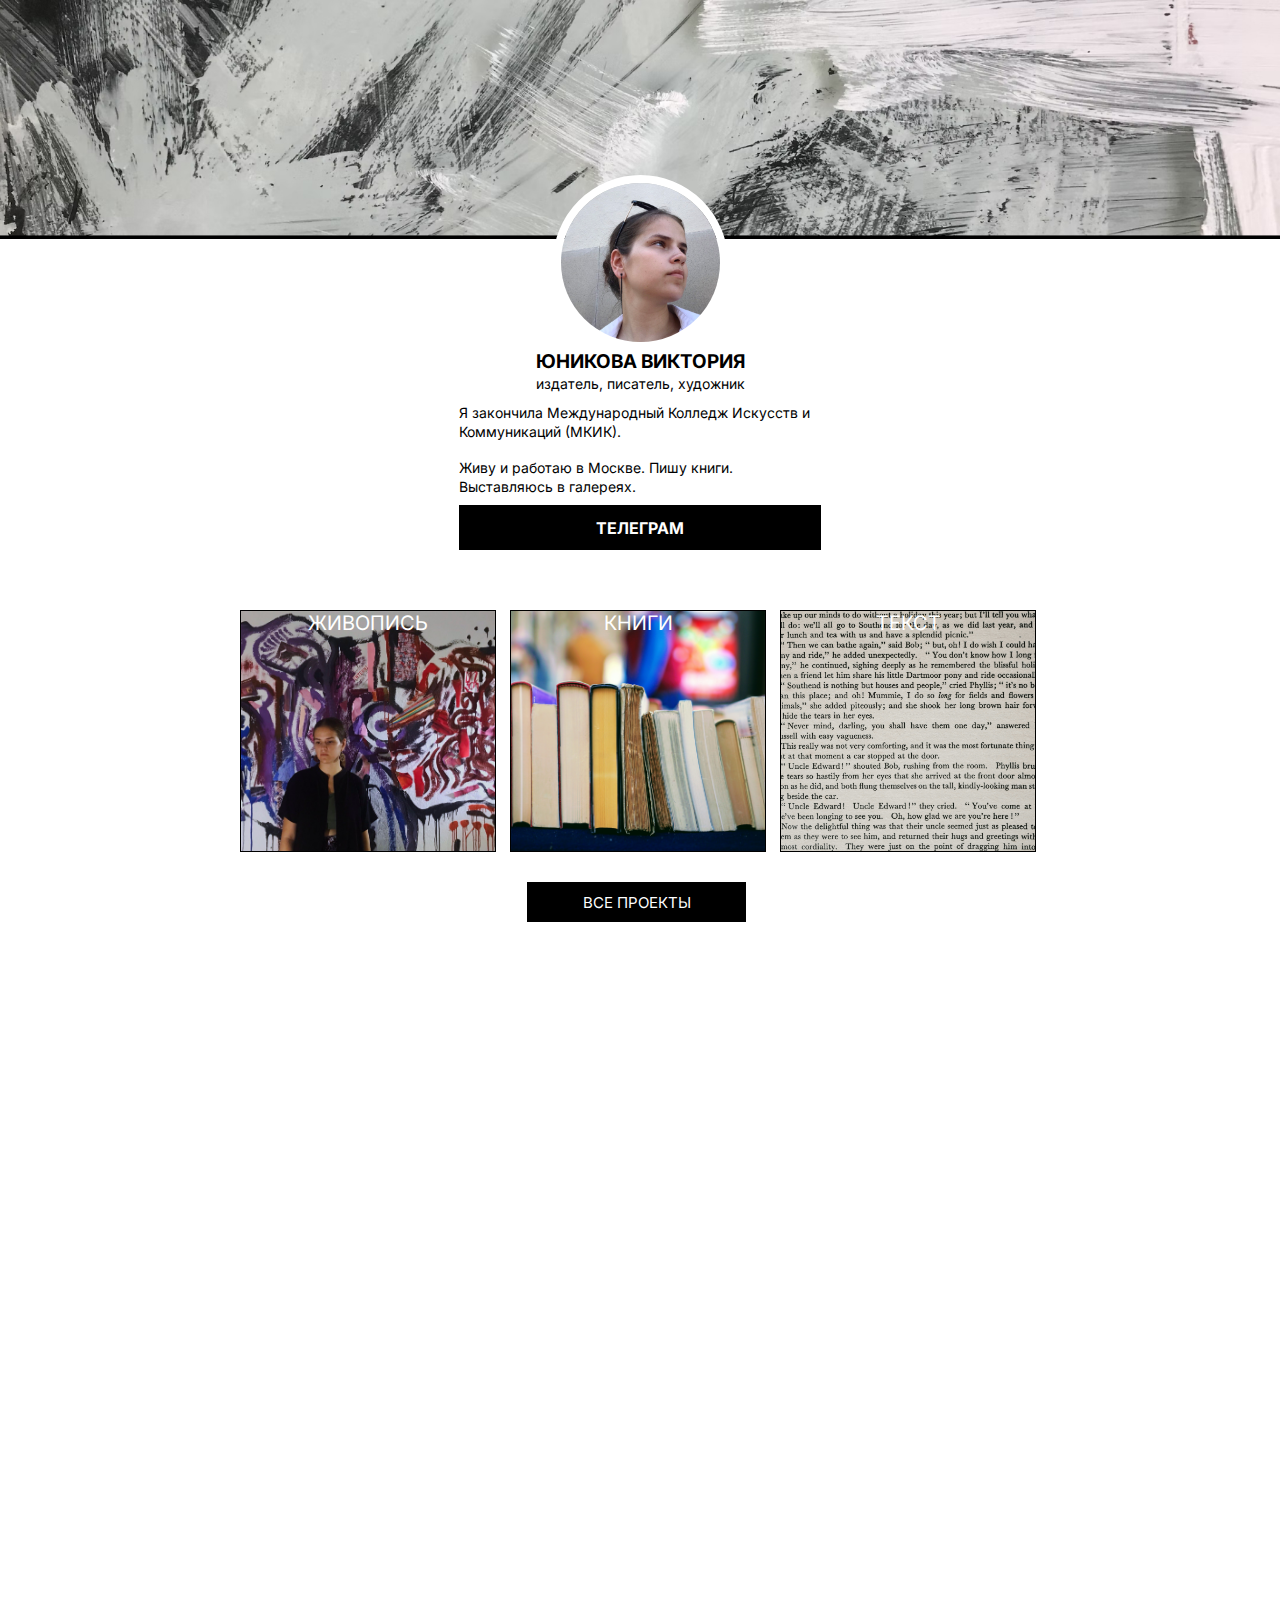
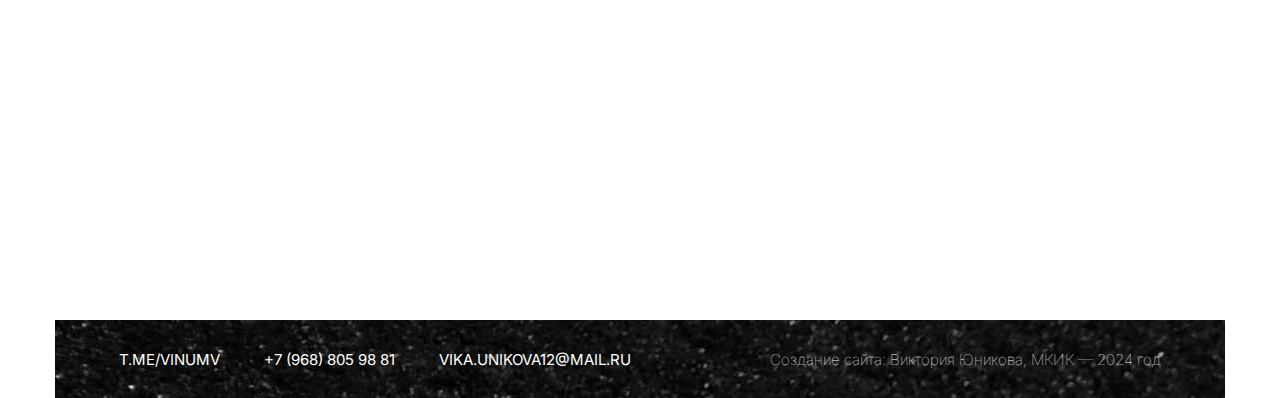
<file: index.html>
<!doctype html>
<html>
<head>
<title>Юникова Виктория</title>
<link href="style.css" type="text/css"  rel="stylesheet">
<!--<link href="mobile.css" type="text/css"  rel="stylesheet">-->
<meta charset="utf-8">
<link rel="shortcut icon" type="image/x-icon" href="images/zydik.png">
<link rel="preconnect" href="https://fonts.googleapis.com">
<link rel="preconnect" href="https://fonts.gstatic.com" crossorigin>
<link href="https://fonts.googleapis.com/css2?family=Inter:wght@100;200;300;400;500;600;700;800;900&display=swap" 
rel="stylesheet">
</head>

<body>
<header>
<section class="profile">
<img src="images/ava.jpeg">
<h1>Юникова Виктория</h1>
<h2>Издатель, писатель, художник</h2>
<p>Я закончила Международный Колледж Искусств и Коммуникаций (МКИК). </p>
<p>Живу и работаю в Москве. Пишу книги. Выставляюсь в галереях.</p>
<a href="https://t.me/vinumv">телеграм</a>
</section>
</header>

<main>
<section class="projects_radio"> 
<input id="spisok1" type="radio" name="tabs">
<label for="spisok1" class="spisok_ills" id="spisok_ill_1">ЖИВОПИСЬ</label>
<input id="spisok2" type="radio" name="tabs">
<label for="spisok2" class="spisok_ills" id="spisok_ill_2">КНИГИ</label>
<input id="spisok3" type="radio" name="tabs">
<label for="spisok3" class="spisok_ills" id="spisok_ill_3">ТЕКСТ</label>
<input id="spisok_all" type="radio" name="tabs" checked>
<label for="spisok_all" id="spisok_all_but">все проекты</label>
<section id="projects_list" class="portfolio">


<article id="card_13" class="spisok1_list">
<img src="images/card_13.jpg">
<h3>Картина «Воздух»</h3>
<p> 05.05.23. Холст на картоне, акрил. 15x15
 </p>
<a href="11.html">СМОТРЕТЬ</a>
</article>

<article id="card_12" class="spisok1_list">
<img src="images/card_12.jpg">
<h3>Картина «Конец номер 16»</h3>
<p> Холст на подрамнике, масло. 40x40. 13.07.2022 <br>
Предвиденный конец всегда болезненный. Людям, которые так сильно понимают друг друга, не суждено быть вместе. 
Левый принёс правому счастье, но и зависимость. С каждым желанием быть ближе, правому в тело вонзаются острия и у него течёт кровь. Они оба хотели заполнить пустоту внутри, но не получилось.
 </p>
<a href="11.html">СМОТРЕТЬ</a>
</article>


<article id="card_11" class="spisok3_list">
<img src="images/card_11.jpg">
<h3>Рассказ «Невозвратность»</h3>
<p> описание </p>
<a href="11.html">СМОТРЕТЬ</a>
</article>

<article id="card_10" class="spisok1_list">
<img src="images/card_10.jpg">
<h3>Картина «Водный мак»</h3>
<p> Водный мак 
Холст на картоне, акрил. 15x15. 05.05.23 <br> Находится в частной коллекции. 
 </p>
<a href="10.html">СМОТРЕТЬ</a>
</article>

<article id="card_9" class="spisok1_list">
<img src="images/card_9.jpg">
<h3>Картина «В Самую глотку»</h3>
<p> В Самую глотку 
Холст на картоне, масло. 30x40. 01.2023 <br>
Комета, звезда или что-то похожее летит в самую глотку зубастого существа. Он хочет съесть, но это его тут же убьёт. 
Существо как бы играет, но всё плохо заканчивается. 
 </p>
<a href="9.html">СМОТРЕТЬ</a>
</article>

<article id="card_8" class="spisok1_list">
<img src="images/card_8.jpg">
<h3>Картина «Однообразие боли»</h3>
<p>Однообразие боли 
Холст на подрамнике, масло. 55x46. 26.02.23.<br> «Трудна не боль — однообразие боли» — С. Г. Гандлевский. </p>
<a href="8.html">СМОТРЕТЬ</a>
</article>

<article id="card_7" class="spisok1_list">
<img src="images/card_7.jpg">
<h3>Картина «Сломанный череп из-за любви 2248»</h3>
<p>Сломанный череп из-за любви 2248 <br>
Холст на картоне, масло, 15x15 <br>
18.11.2021 </p>
<a href="7.html">СМОТРЕТЬ</a>
</article>

<article id="card_6" class="spisok1_list">
<img src="images/card_6.jpg">
<h3>Картина «Gale»</h3>
<p>Gale (Черный, синий, красный) <br>
Холст на картоне, акрил. 15x15 <br>
05.09.2020 </p>
<a href="6.html">СМОТРЕТЬ</a>
</article>

<article id="card_5" class="spisok2_list">
<img src="images/card_5.jpg">
<h3>Журнал «SPN»</h3>
<p>Журнал «Spn» по сериалу «Сверхъестественное» </p>
<a href="5.html">СМОТРЕТЬ</a>
</article>

<article id="card_4" class="spisok2_list">
<img src="images/card_4.jpg">
<h3>Зин «Свет в угнетении»</h3>
<p>Преодоление внутренней тьмы. Внутренняя потребность человека в помощи. </p>
<a href="4.html">СМОТРЕТЬ</a>
</article>

<article id="card_3" class="spisok2_list">
<img src="images/card_3.jpeg">
<h3>Зин «Карты»</h3>
<p>История карт, игры и визуал через типографику. Выставлялся на Международном фестивале современного искусства Doca 2022. </p>
<a href="3.html">СМОТРЕТЬ</a>
</article>

<article id="card_2" class="spisok2_list">
<img src="images/card_2.jpg">
<h3>Книга «Общность страданий»</h3>
<p>Сборник включает 40 стихов и один рассказ, которые были написаны автором в течение трёх лет. 
Это различные истории страданий и любви, систематизированной тяги и зависимости, мимолётных 
чувств счастья и долгих периодов боли.</p>
<a href="2.html">СМОТРЕТЬ</a>
</article>

<article id="card_1" class="spisok2_list">
<img src="images/card_1.jpg">
<h3>Книга «НАДЛОМ»</h3>
<p>Повесть о музыкальной группе и девушке, которые сотрудничают и, как и любой коллектив, 
ссорятся. Чтобы наладить отношения, они едут в путешествие.</p>
<a href="1.html">СМОТРЕТЬ</a>
</article>


</section>

</section>

<footer>
<div class="contacts">
<a href="https://t.me/vinumv">t.me/vinumv</a>
<a href="tel:89688059881"> +7 (968) 805 98 81</a>
<a href="mailto:vika.unikova12@mail.ru">vika.unikova12@mail.ru</a>
</div>
<div class="copyright">
Создание сайта: Виктория Юникова, МКИК — 2024 год
</div>
</footer>
</body>
</html>
</file>
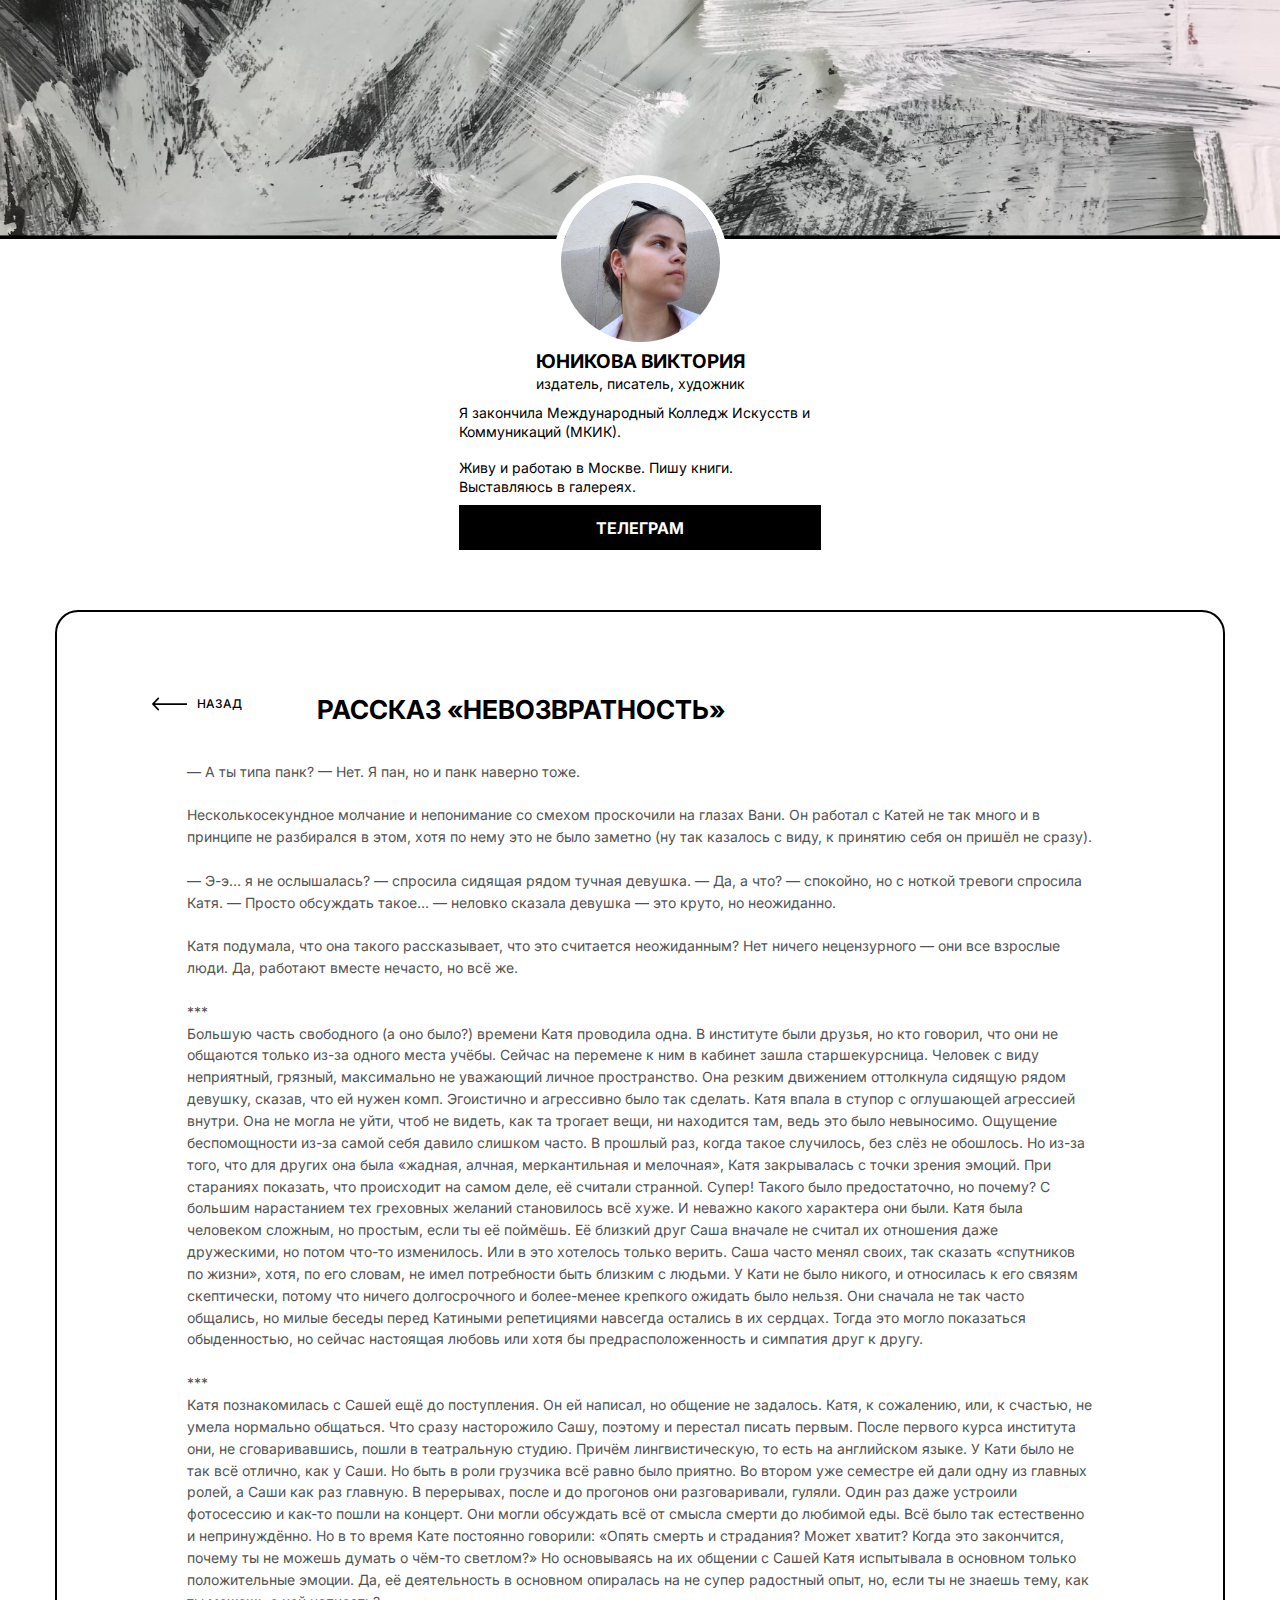
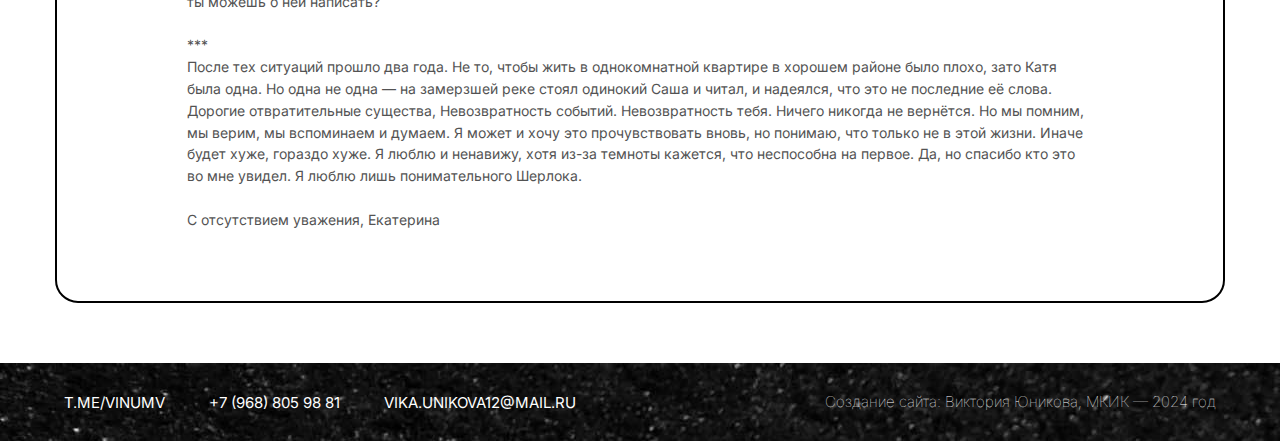
<file: 11.html>
<!doctype html>
<html>
<head>
<title>Рассказ «Невозвратность»</title>
<link href="style.css" type="text/css"  rel="stylesheet">
<meta charset="utf-8">
<link rel="shortcut icon" type="image/x-icon" href="images/favicon.ico">
<link rel="preconnect" href="https://fonts.googleapis.com">
<link rel="preconnect" href="https://fonts.gstatic.com" crossorigin>
<link href="https://fonts.googleapis.com/css2?family=Inter:wght@100;200;300;400;500;600;700;800;900&display=swap" rel="stylesheet">
</head>
<body>
<header>
<section class="profile"> 
<img src="images/ava.jpeg">
<h1>Юникова Виктория</h1>
<h2>Издатель, писатель, художник</h2>
<p>Я закончила Международный Колледж Искусств и Коммуникаций (МКИК).</p>
<p>Живу и работаю в Москве. Пишу книги. Выставляюсь в галереях.</p>
<a href="https://t.me/vinumv">телеграм</a>
</section>
</header>

<main class="read">
<a href="index.html" class="back"><img src="images/arrow.svg"> назад</a>

<h1>Рассказ «Невозвратность»</h1>
</p>
 <br>
— А ты типа панк?
— Нет. Я пан, но и панк наверно тоже. 
 <br> <br>
Несколькосекундное молчание и непонимание со смехом проскочили на глазах Вани. Он работал с Катей не так много и в принципе не разбирался в этом, хотя по нему это не было заметно (ну так казалось с виду, к принятию себя он пришёл не сразу). 
 <br> <br>
— Э-э… я не ослышалась? — спросила сидящая рядом тучная девушка. 
— Да, а что? — спокойно, но с ноткой тревоги спросила Катя. 
— Просто обсуждать такое... — неловко сказала девушка — это круто, но неожиданно. 
 <br> <br>
Катя подумала, что она такого рассказывает, что это считается неожиданным? Нет ничего нецензурного — они все взрослые люди. Да, работают вместе нечасто, но всё же. 
 <br> <br>
*** <br>

Большую часть свободного (а оно было?) времени Катя проводила одна. В институте были друзья, но кто говорил, что они не общаются только из-за одного места учёбы. 

Сейчас на перемене к ним в кабинет зашла старшекурсница. Человек с виду неприятный, грязный, максимально не уважающий личное пространство. Она резким движением оттолкнула сидящую рядом девушку, сказав, что ей нужен комп. Эгоистично и агрессивно было так сделать. Катя впала в ступор с оглушающей агрессией внутри. Она не могла не уйти, чтоб не видеть, как та трогает вещи, ни находится там, ведь это было невыносимо. Ощущение беспомощности из-за самой себя давило слишком часто. В прошлый раз, когда такое случилось, без слёз не обошлось. Но из-за того, что для других она была «жадная, алчная, меркантильная и мелочная», Катя закрывалась с точки зрения эмоций. При стараниях показать, что происходит на самом деле, её считали странной. Супер! 

Такого было предостаточно, но почему? С большим нарастанием тех греховных желаний становилось всё хуже. И неважно какого характера они были. Катя была человеком сложным, но простым, если ты её поймёшь. Её близкий друг Саша вначале не считал их отношения даже дружескими, но потом что-то изменилось. Или в это хотелось только верить. 

Саша часто менял своих, так сказать «спутников по жизни», хотя, по его словам, не имел потребности быть близким с людьми. У Кати не было никого, и относилась к его связям скептически, потому что ничего долгосрочного и более-менее крепкого ожидать было нельзя. 

Они сначала не так часто общались, но милые беседы перед Катиными репетициями навсегда остались в их сердцах. Тогда это могло показаться обыденностью, но сейчас настоящая любовь или хотя бы предрасположенность и симпатия друг к другу. 
 <br> <br>
*** <br>
Катя познакомилась с Сашей ещё до поступления. Он ей написал, но общение не задалось. Катя, к сожалению, или, к счастью, не умела нормально общаться. Что сразу насторожило Сашу, поэтому и перестал писать первым. 

После первого курса института они, не сговаривавшись, пошли в театральную студию. Причём лингвистическую, то есть на английском языке. У Кати было не так всё отлично, как у Саши. Но быть в роли грузчика всё равно было приятно. Во втором уже семестре ей дали одну из главных ролей, а Саши как раз главную. В перерывах, после и до прогонов они разговаривали, гуляли. Один раз даже устроили фотосессию и как-то пошли на концерт. 

Они могли обсуждать всё от смысла смерти до любимой еды. Всё было так естественно и непринуждённо. Но в то время Кате постоянно говорили: «Опять смерть и страдания? Может хватит? Когда это закончится, почему ты не можешь думать о чём-то светлом?» Но основываясь на их общении с Сашей Катя испытывала в основном только положительные эмоции. Да, её деятельность в основном опиралась на не супер радостный опыт, но, если ты не знаешь тему, как ты можешь о ней написать?
 <br> <br>
*** <br>

После тех ситуаций прошло два года. Не то, чтобы жить в однокомнатной квартире в хорошем районе было плохо, зато Катя была одна.  

Но одна не одна — на замерзшей реке стоял одинокий Саша и читал, и надеялся, что это не последние её слова. 

Дорогие отвратительные существа, 

Невозвратность событий. Невозвратность тебя. Ничего никогда не вернётся. Но мы помним, мы верим, мы вспоминаем и думаем. Я может и хочу это прочувствовать вновь, но понимаю, что только не в этой жизни. Иначе будет хуже, гораздо хуже. Я люблю и ненавижу, хотя из-за темноты кажется, что неспособна на первое. Да, но спасибо кто это во мне увидел. Я люблю лишь понимательного Шерлока. 
 <br>  <br>
С отсутствием уважения, 
Екатерина 


</main>

<footer>
<div class="contacts">
<a href="https://t.me/vinumv">t.me/vinumv</a>
<a href="tel:89688059881"> +7 (968) 805 98 81</a>
<a href="mailto:vika.unikova12@mail.ru">vika.unikova12@mail.ru</a>
</div>
<div class="copyright">
Создание сайта: Виктория Юникова, МКИК — 2024 год
</div>
</footer>
</body>
</html>
</file>
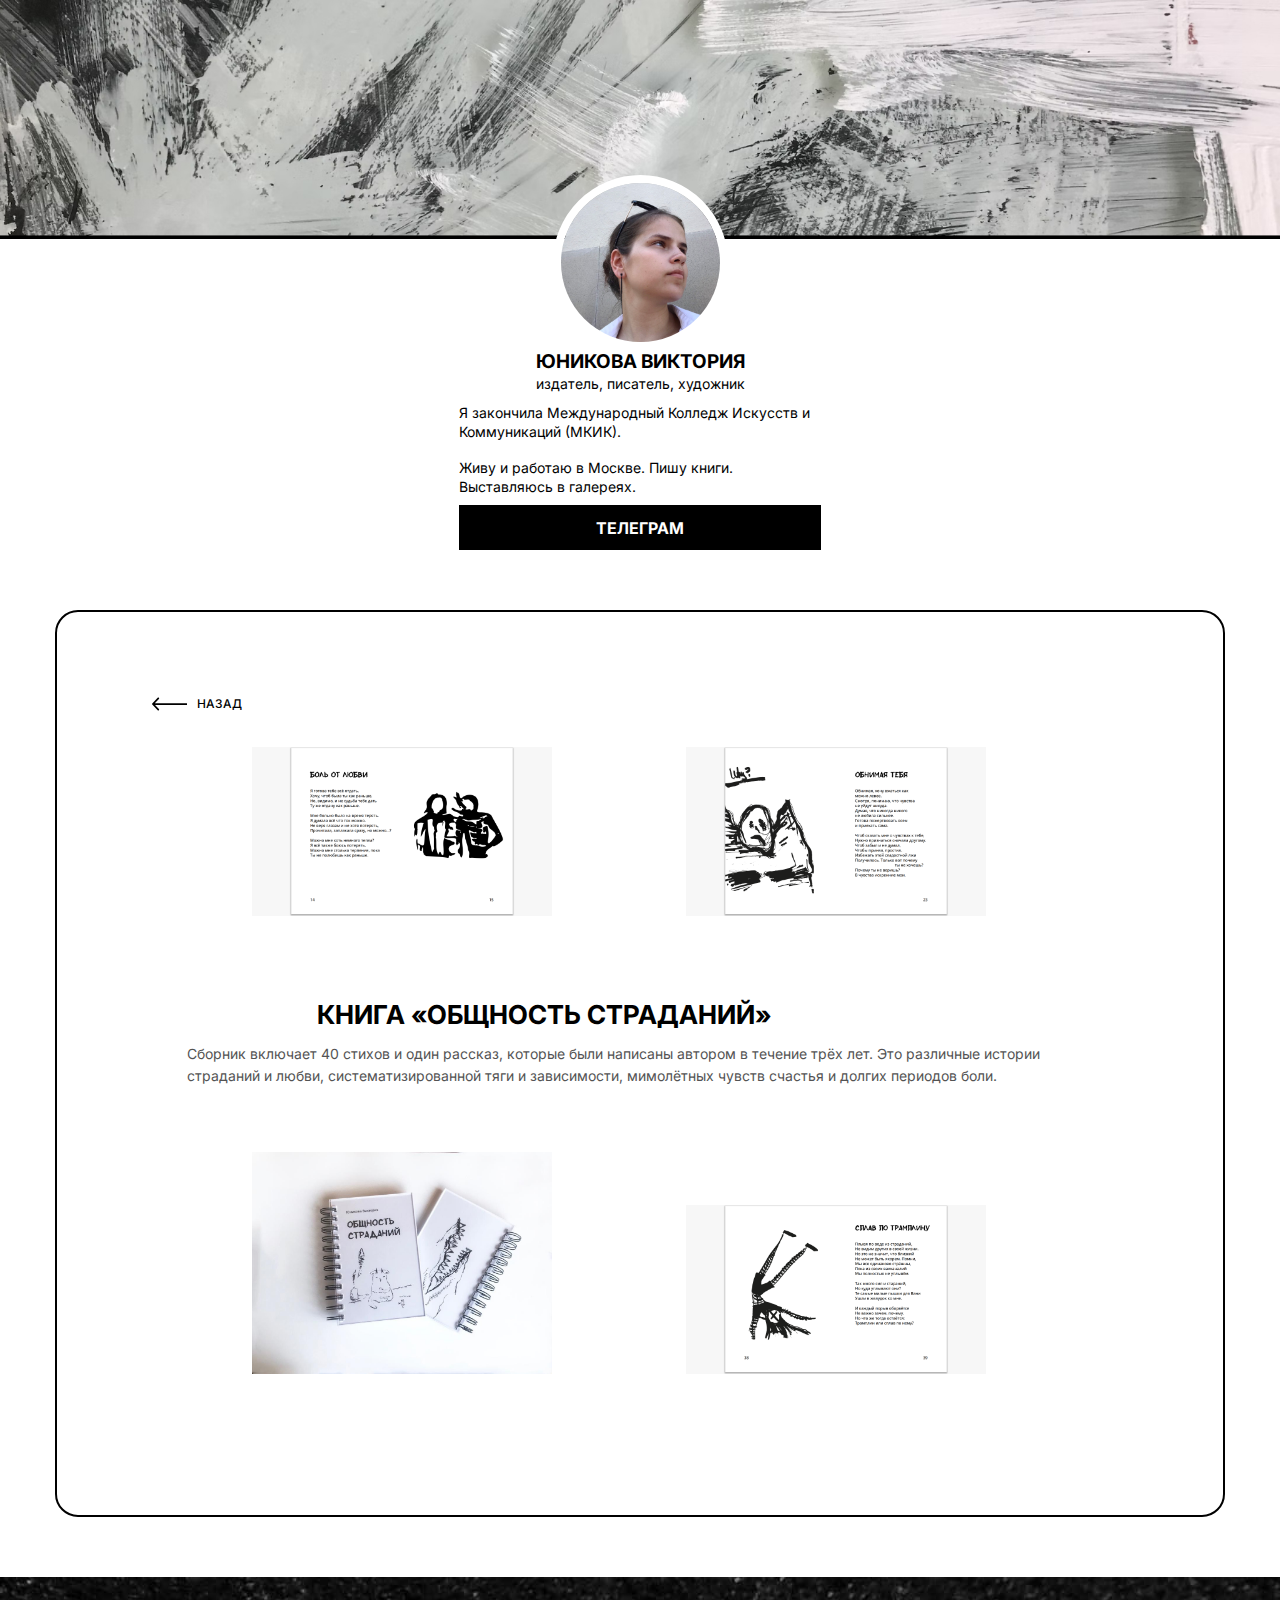
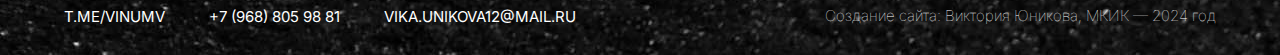
<file: 2.html>
<!doctype html>
<html>
<head>
<title>Книга «Общность страданий»</title>
<link href="style.css" type="text/css"  rel="stylesheet">
<meta charset="utf-8">
<link rel="shortcut icon" type="image/x-icon" href="images/favicon.ico">
<link rel="preconnect" href="https://fonts.googleapis.com">
<link rel="preconnect" href="https://fonts.gstatic.com" crossorigin>
<link href="https://fonts.googleapis.com/css2?family=Inter:wght@100;200;300;400;500;600;700;800;900&display=swap" rel="stylesheet">
</head>
<body>
<header>
<section class="profile"> 
<img src="images/ava.jpeg">
<h1>Юникова Виктория</h1>
<h2>Издатель, писатель, художник</h2>
<p>Я закончила Международный Колледж Искусств и Коммуникаций (МКИК).</p>
<p>Живу и работаю в Москве. Пишу книги. Выставляюсь в галереях.</p>
<a href="https://t.me/vinumv">телеграм</a>
</section>
</header>

<main class="read">
<a href="index.html" class="back"><img src="images/arrow.svg"> назад</a>

<img src="images/1v.png">
<img src="images/2v.png">
<h1>Книга «Общность страданий»</h1>

</p>
Сборник включает 40 стихов и один рассказ, которые были написаны автором в течение трёх лет. 
Это различные истории страданий и любви, систематизированной тяги и зависимости, 
мимолётных чувств счастья и долгих периодов боли.


<img src="images/3v.jpeg">
<img src="images/4v.png">



</main>

<footer>
<div class="contacts">
<a href="https://t.me/vinumv">t.me/vinumv</a>
<a href="tel:89688059881"> +7 (968) 805 98 81</a>
<a href="mailto:vika.unikova12@mail.ru">vika.unikova12@mail.ru</a>
</div>
<div class="copyright">
Создание сайта: Виктория Юникова, МКИК — 2024 год
</div>
</footer>
</body>
</html>
</file>
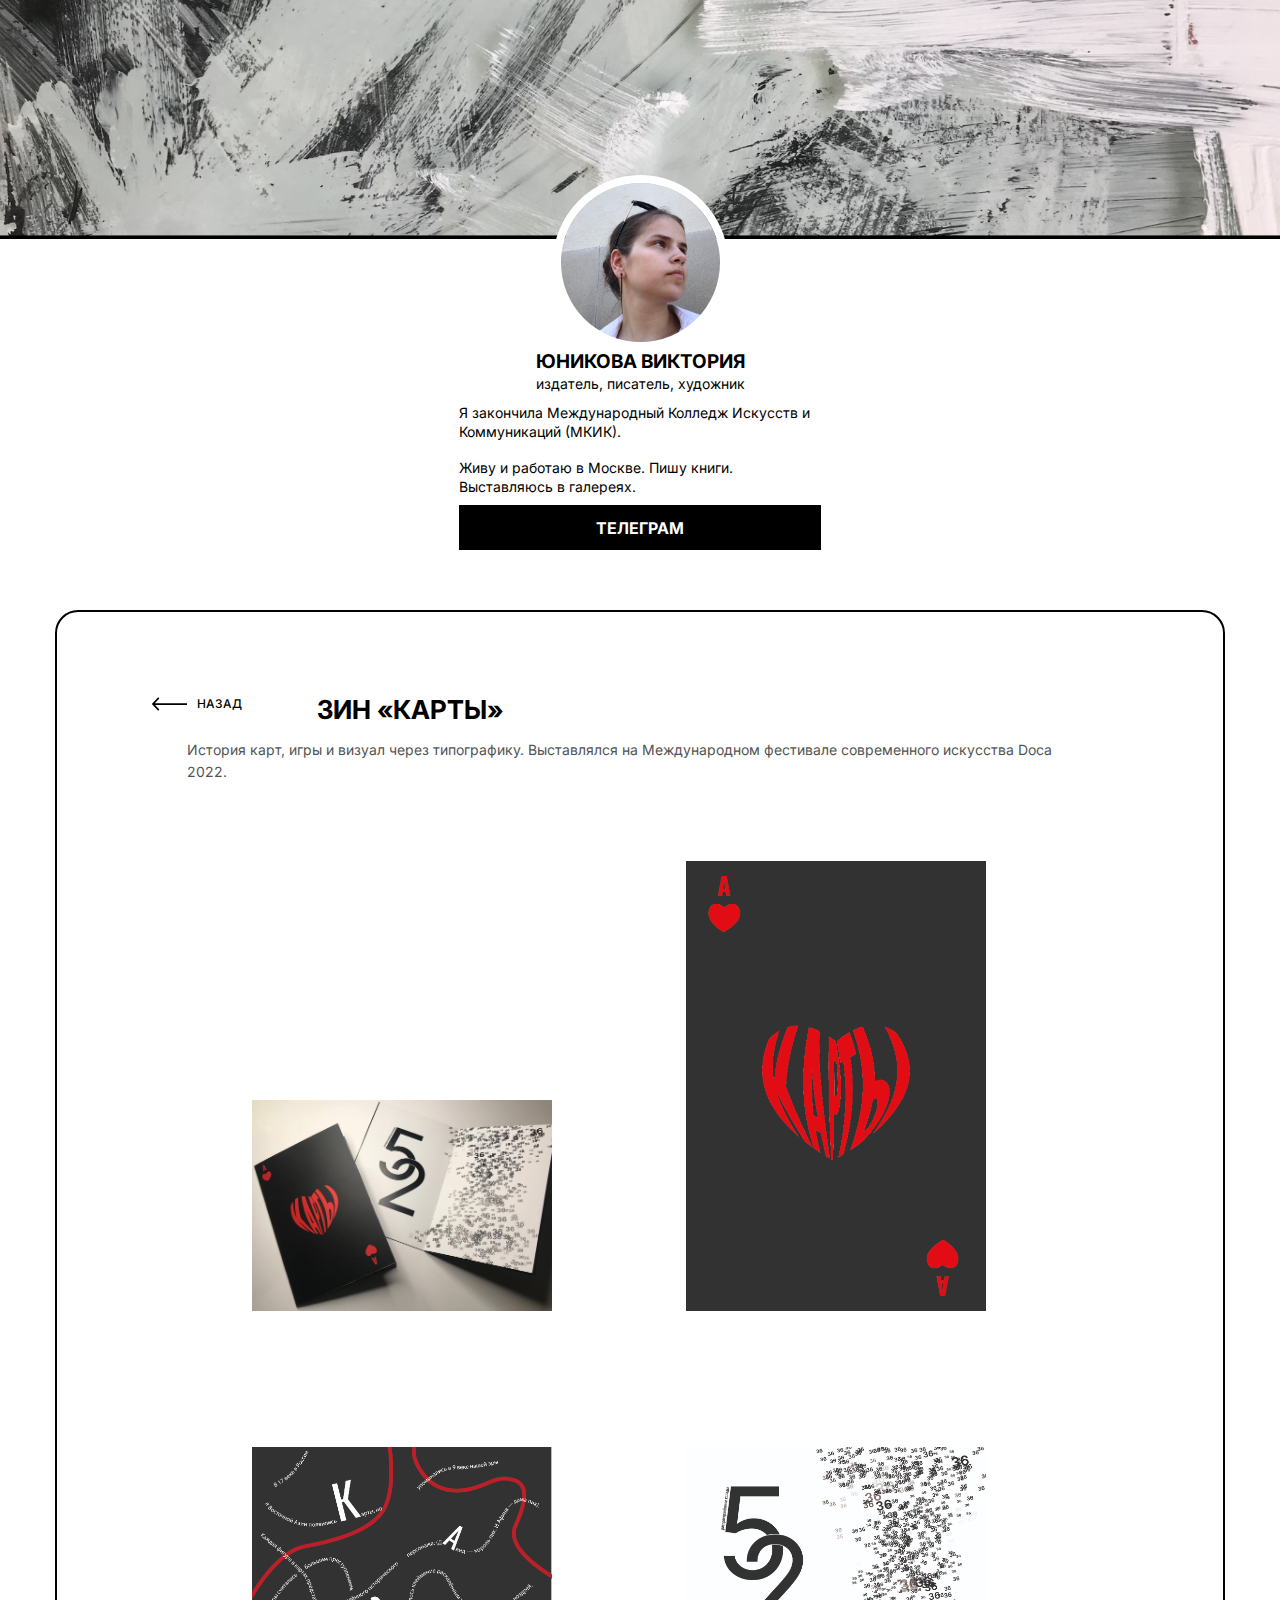
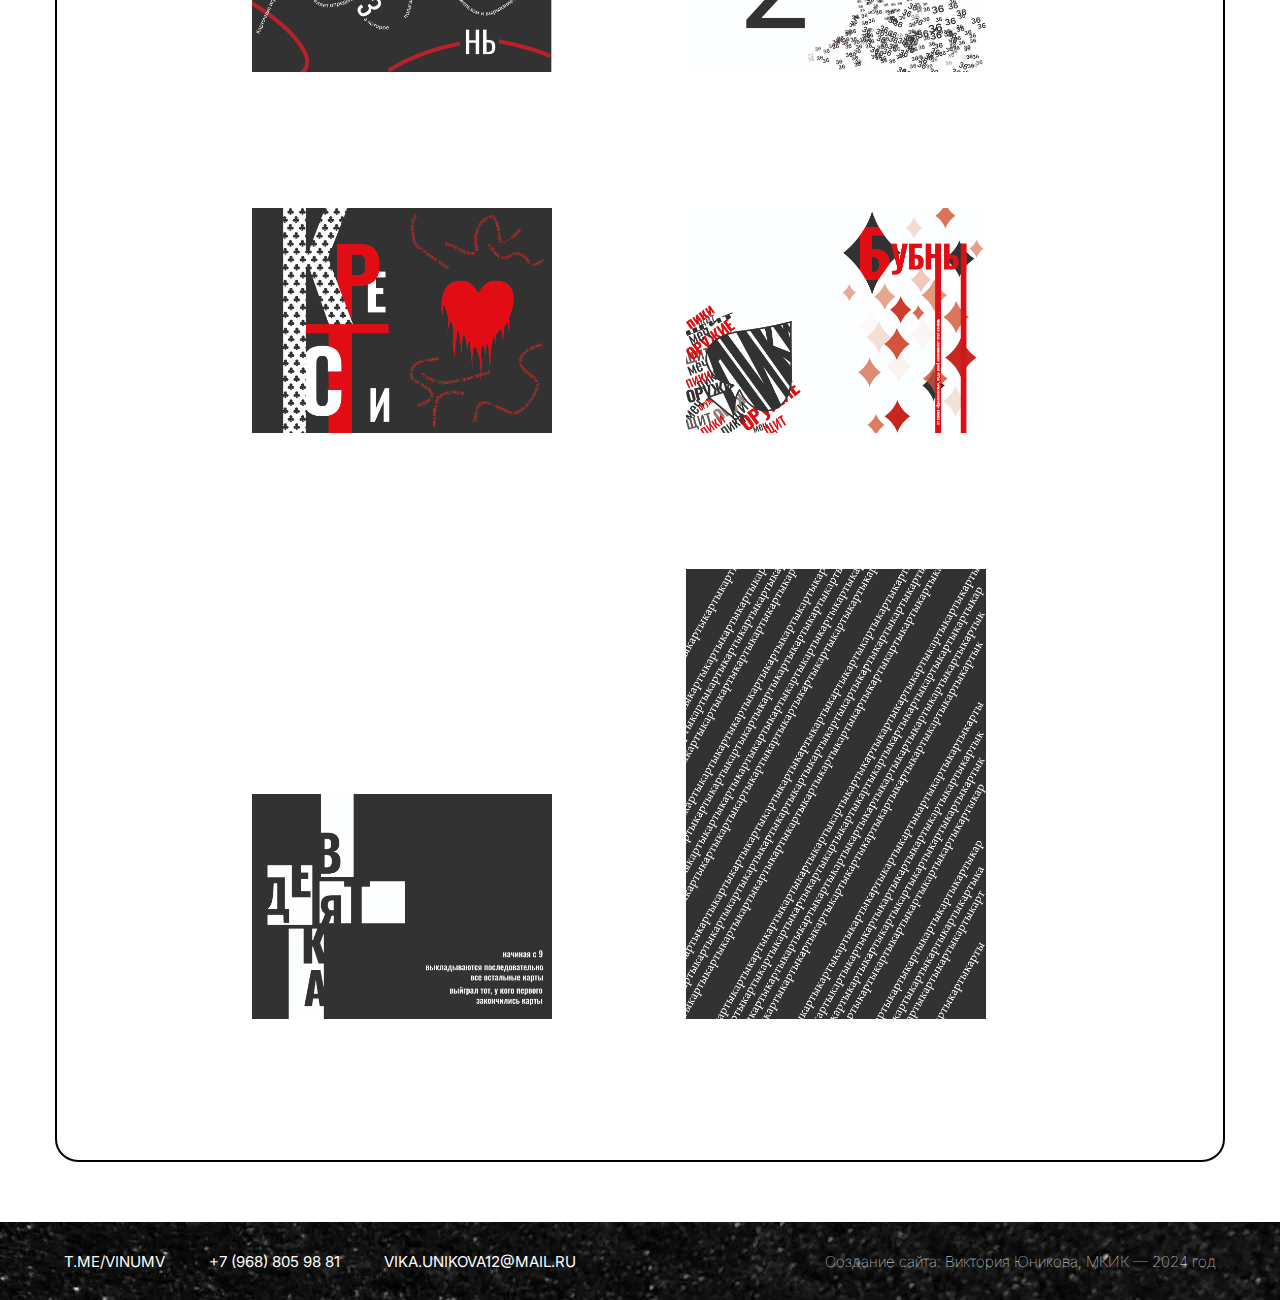
<file: 3.html>
<!doctype html>
<html>
<head>
<title>Зин «Карты»</title>
<link href="style.css" type="text/css"  rel="stylesheet">
<meta charset="utf-8">
<link rel="shortcut icon" type="image/x-icon" href="images/favicon.ico">
<link rel="preconnect" href="https://fonts.googleapis.com">
<link rel="preconnect" href="https://fonts.gstatic.com" crossorigin>
<link href="https://fonts.googleapis.com/css2?family=Inter:wght@100;200;300;400;500;600;700;800;900&display=swap" rel="stylesheet">
</head>
<body>
<header>
<section class="profile"> 
<img src="images/ava.jpeg">
<h1>Юникова Виктория</h1>
<h2>Издатель, писатель, художник</h2>
<p>Я закончила Международный Колледж Искусств и Коммуникаций (МКИК).</p>
<p>Живу и работаю в Москве. Пишу книги. Выставляюсь в галереях.</p>
<a href="https://t.me/vinumv">телеграм</a>
</section>
</header>

<main class="read">
<a href="index.html" class="back"><img src="images/arrow.svg"> назад</a>

<h1>Зин «Карты» </h1>
</p>
История карт, игры и визуал через типографику. Выставлялся на Международном фестивале современного искусства Doca 2022. 
</p>
<img src="images/card_3.jpeg">
<img src="images/zinkarti.jpg">
<img src="images/zinkarti2.jpg">
<img src="images/zinkarti3.jpg">
<img src="images/zinkarti4.jpg">
<img src="images/zinkarti5.jpg">
<img src="images/zinkarti6.jpg">
<img src="images/zinkarti7.jpg">

</main>

<footer>
<div class="contacts">
<a href="https://t.me/vinumv">t.me/vinumv</a>
<a href="tel:89688059881"> +7 (968) 805 98 81</a>
<a href="mailto:vika.unikova12@mail.ru">vika.unikova12@mail.ru</a>
</div>
<div class="copyright">
Создание сайта: Виктория Юникова, МКИК — 2024 год
</div>
</footer>
</body>
</html>
</file>
<file: style.css>
body {
    margin: 0;
    font-family: 'Inter', sans-serif;
}

header {
    width: 100%;
    height: 550px;
    background: url(images/fon.jpg);
    background-size: 100% 239px;
    background-repeat: no-repeat;
    display: flex;
    justify-content: center;
    align-items: flex-end;
    margin-bottom: 60px;
}
.profile {
    width: 362px;
    display: flex;
    align-content: flex-start;
    justify-content: center;
    flex-wrap: wrap;
}

.profile img {
    display: block;
    margin: 0 50px;
    border-radius: 50%;
    border: 8px solid white;
	    width: 159px;
    object-fit: cover;
    height: 159px;
}

.profile h1 {
    margin: 0; 
	font-weight: 700;
font-size: 19px;
line-height: 23px;
text-transform: uppercase;
}

.profile h2 {
margin: 0;
font-weight: 400;
font-size: 14px;
line-height: 154.02%;
text-transform: lowercase;
color: #000000;
}

.z1 {
	  
}

.profile p {
font-weight: 400;
font-size: 14px;
line-height: 140.52%;
color: #000000;
margin: 8px 0;
}

.profile a {
    width: 362px;
    height: 45px;
    background: linear-gradient(90deg, #FF8200 0%, #FFBC39 107.46%);
	background: #000000;
    border-radius: 0 px;
    display: flex;
    justify-content: center;
    align-items: center;
    font-weight: 700;
    font-size: 16px;
    text-transform: uppercase;
    color: #FFFFFF;
    text-decoration: none;
}

.profile a:hover {
    background: linear-gradient(0deg, #FF8200 0%, #FFBC39 107.46%);
	background: #9da1b6;
}

main {
    width: 1170px;
    margin: 0 auto;
}

.ills {
    display: flex;
    justify-content: space-between;
    flex-wrap: nowrap;
        margin-bottom: 90px;
		
		
}

.ills img {
    width: 350px; 
	height: 350px; 
    object-fit: cover;
	border: 2px solid #000000;
    
}

.z1 {
  position: absolute;
 justify-content: center;
}
 
.portfolio {
    /* visibility: visible; */
    display: flex;
    flex-direction: column;
    align-items: center;
    margin-bottom: 60px;
    margin-top: 30px;
}

.portfolio article {
    /* visibility: visible; */
    width: 800px;
    display: flex;
    flex-direction: column;
    height: 286px;
    flex-wrap: wrap;
    margin-bottom: 30px;
    background: #FFFFFF;
    border: 2px solid #000000;
    border-radius: 0 px;
    padding: 10px;
    box-sizing: border-box;
}

.portfolio article card_12 {
	width: 380px;
	height: 340px;
}

.portfolio article img {
    width: 350px;
    display: block;
    margin-right: 25px;
    height: 261px;
    object-fit: cover;
}

.portfolio article h3 {
    width: 360px;
    font-weight: 700;
    font-size: 19px;
    line-height: 23px;
    text-transform: uppercase;
}

.portfolio article p {
    font-weight: 400;
    font-size: 14px;
    line-height: 140.52%;
    width: 360px;
    color: #535353;
    transition: max-height 0.2s;
    margin-top: 0;
}

.portfolio article a {
    background: linear-gradient(90deg, #FF8200 0%, #FFBC39 107.46%);
    background: #000000;
    border-radius: 0 px;
    display: flex;
    width: 219px;
    height: 28px;
    text-transform: uppercase;
    color: #ffffff;
    text-decoration: none;
    align-items: center;
    font-size: 15px;
    justify-content: center;
    /* height: 45px; */
}

.portfolio article a:hover, #spisok_all_but:hover {
    background: linear-gradient(0deg, #FF8200 0%, #FFBC39 107.46%);
	background: #9da1b6;
}

footer {
    background: url(images/footer1.jpg);
    width: 100%;
    height: 78px;
    padding: 0 5vw;
    display: flex;
    justify-content: space-between;
    box-sizing: border-box;
    align-items: center;
}

.contacts a {
    text-transform: uppercase;
    color: #FFFFFF;
    text-decoration: none;
    font-size: 15px;
    margin-right: 40px;
}

.contacts a:hover {
    color: #000000;
}

.copyright {
    font-size: 15px;
    color: #FFFFFF;
    font-weight: 100;
}

/* ВНУТРЕННЯЯ СТРАНИЦА 
#tab1:checked ~ #content1, #tab2:checked ~ #content2, #tab3:checked ~ #content3, #tab4:checked ~ #content4, #tab5:checked ~ #content5, #tab6:checked ~ #content6, #tab7:checked ~ #content7, #tab8:checked ~ #content8, #tab9:checked ~ #content9, #tab10:checked ~ #content10 {
    display: block;
    height: 100%;*/



.read {
    background: #FFFFFF;
    border: 2px solid #000000;
    border-radius: 23px;
    margin-bottom: 60px;
    padding: 70px 130px;
    box-sizing: border-box;
    font-weight: 400;
    font-size: 14px;
    line-height: 156.02%;
    color: #535353;
    position: relative;
}


.read img {
    width: 300px;
    border-radius: 0 px;
    margin: 65px;
}

.read h1 {
    text-transform: uppercase;
    color: #000000;
    font-weight: 700;
    font-size: 26px;
}

.read h1, .read p, .read ul {
    padding: 0 130px;
}

.read ul li {
    margin-bottom: 15px;
}

.back {
    position: absolute;
    left: 30px;
    top: 20px;
    display: flex;
    text-transform: uppercase;
    text-decoration: none;
    color: #000000;
    align-items: center;
    font-weight: 500;
    font-size: 12px;
}

.back img {
    width: 35px;
    margin-right: 10px;
}

.back:hover {
opacity: 0.3;
}

.portfolio #card_1 img {
	    height: 250px;
    object-fit: contain;
}



.projects_radio {
    width: 800px;
    margin: 0 auto;
    transition: 1s;
    min-height: 700px;
}

.projects_radio input {
display: none;
}

.projects_radio label {
    display: inline-block;
    width: 254px;
    height: 240px;
    border: 1px solid black;
    cursor: pointer;
}

#spisok_ill_1 {
    background: url(images/ill1.jpg);
    display: inline-flex;
    justify-content: center;
    color: white;
    background-position: center;
    background-size: cover;
    font-size: 20px;
}

#spisok_ill_2 {
    background: url(images/books2.jpg);
    display: inline-flex;
    justify-content: center;
    color: white;
    background-position: center;
    background-size: cover;
    font-size: 20px;
	margin-left: 10px;
}

#spisok_ill_3 {
    background: url(images/ill3.jpg);
    display: inline-flex;
    justify-content: center;
    color: white;
    background-position: center;
    background-size: cover;
    font-size: 20px;
	margin-left: 10px;
}

.projects_list {
display: block;

}

#projects_list div {
display: block;
margin: 10px;

}

.projects_radio #spisok1:checked ~ #projects_list .spisok2_list, .projects_radio #spisok1:checked ~ #projects_list .spisok3_list {
display: none;
}

.projects_radio #spisok2:checked ~ #projects_list .spisok1_list, .projects_radio #spisok2:checked ~ #projects_list .spisok3_list {
display: none;
}

.projects_radio #spisok3:checked ~ #projects_list .spisok1_list, .projects_radio #spisok3:checked ~ #projects_list .spisok2_list {
display: none;
}

#spisok_all_but {
    margin-top: 30px;
    cursor: pointer;
    border: none;
    background: #000000;
    border-radius: 0px;
    display: flex;
    width: 219px;
    height: 40px;
    text-transform: uppercase;
    color: #ffffff;
    text-decoration: none;
    align-items: center;
    font-size: 15px;
    justify-content: center;
    margin-left: 287px;
}

#spisok_all_but:hover {
text-decoration: none;
}






.portfolio article {

  opacity: 0;
  animation: ani 2.5s forwards;

}

@keyframes ani {
  0% {opacity: 0;}
  100% {opacity: 1;}
}
</file>
<file: mobile.css>
@media (max-width: 980px) {
	
header {
    width: 660px;
    height: 550px;
    background: url(images/fon.jpg);
    background-size: 100% 239px;
    background-repeat: no-repeat;
    display: flex;
    justify-content: center;
    align-items: flex-end;
    margin-bottom: 60px;
}
	
	
	.projects_radio {
    width: 660px;
    margin: 0 auto;
}

main {
    width: 660px;
    margin: 0;
}

.projects_radio label {
    display: inline-block;
    width: 180px;
    height: 180px;
    border: 1px solid black;
    cursor: pointer;
}

.portfolio {
    /* visibility: visible; */
    display: flex;
    flex-direction: column;
    margin-bottom: 60px;
    margin-top: 30px;
}

.portfolio article {
    /* visibility: visible; */
    width: 570px;
    display: flex;
    flex-direction: column;
    height: 286px;
    flex-wrap: wrap;
    margin-bottom: 30px;
    background: #FFFFFF;
    border: 2px solid #000000;
    border-radius: 0;
    padding: 10px;
    box-sizing: border-box;
}
}
</file>
